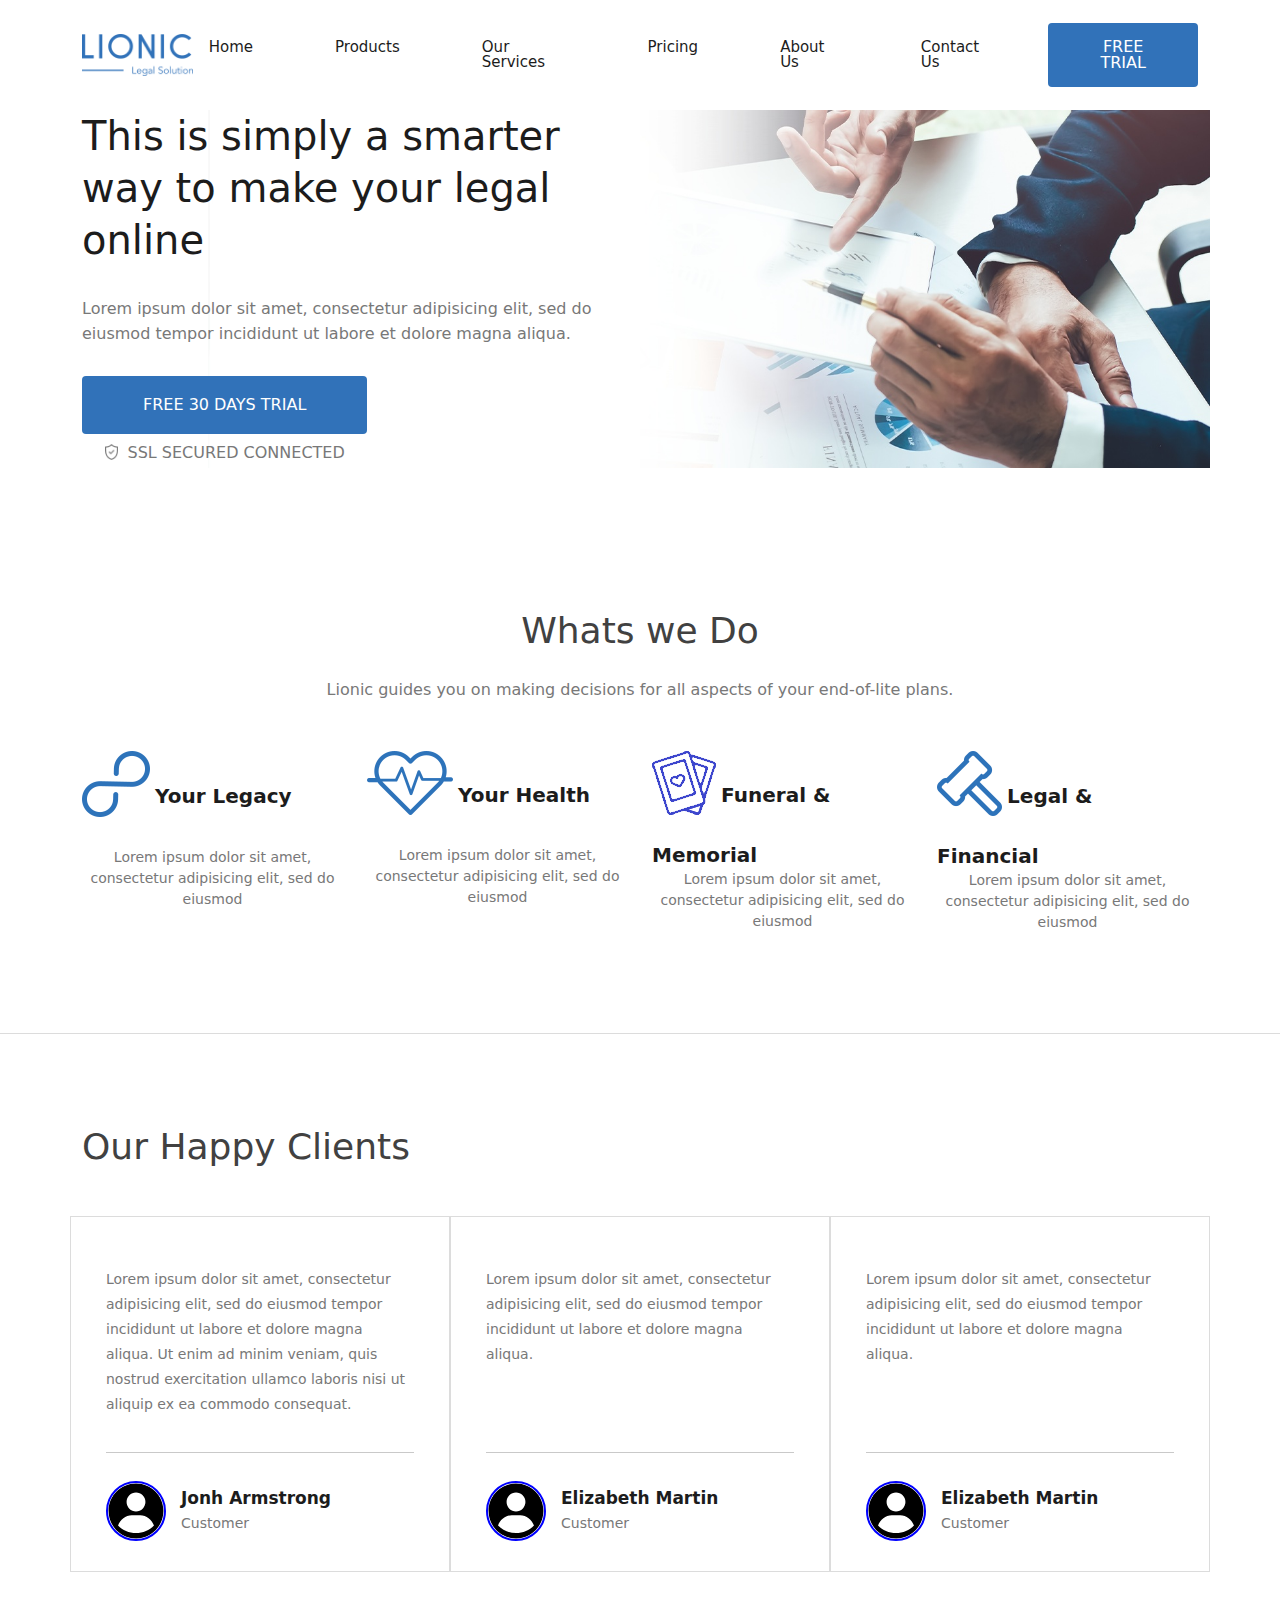
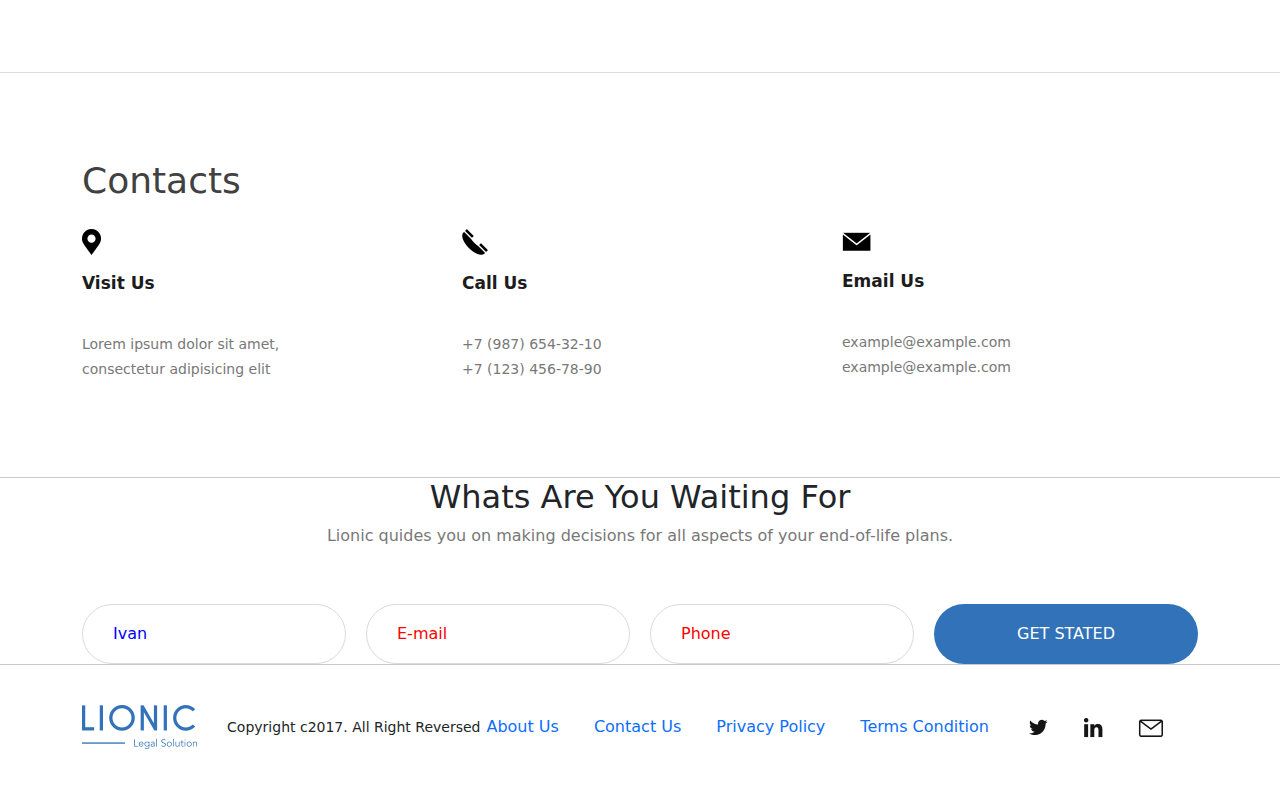
<file: index.html>
<!DOCTYPE html>
<html lang="en">
<head>
    <meta charset="UTF-8">
    <meta name="viewport" content="width=device-width, initial-scale=1.0">
    <title>Lionic Legal Solution</title>
    <link rel="stylesheet" href="/css/normalize.css">
    <link rel="stylesheet" href="css/bootstrap.min.css">
    <link rel="stylesheet" href="/css/style.css">
</head>
<body>
    <header class="header">
        <div class="container header-container">
            <a href="" class="logo">
                <img src="img/logo.png" alt="" class="logo-img">
            </a>
            <nav class="nav">
                <ul class="nav-list">
                    <li class="nav-item">
                        <a href="" class="nav-link">Home</a>
                    </li>
                    <li class="nav-item">
                        <a href="" class="nav-link">Products</a>
                    </li>
                    <li class="nav-item">
                        <a href="" class="nav-link">Our Services</a>
                    </li>
                    <li class="nav-item">
                        <a href="" class="nav-link">Pricing</a>
                    </li>
                    <li class="nav-item">
                        <a href="" class="nav-link">About Us</a>
                    </li>
                    <li class="nav-item">
                        <a href="" class="nav-link">Contact Us</a>
                    </li>
                </ul>
            </nav>
            <a href="" class="btn heading-btn">
                Free Trial
            </a>
        </div>
    </header>

    <main>
        <section class="section-hero">
            <div class="container">
                <div class="row section-hero-background ">                    
                    <div class="col-lg-6">
                        <h1 class="section-hero-heading">This is simply a smarter way to make your legal online</h1>    
                        <p class="section-hero-description">Lorem ipsum dolor sit amet, consectetur adipisicing elit, sed do eiusmod tempor incididunt ut labore et dolore magna aliqua.</p>            
                        
                        <div class="section-hero-action">
                            <a href="" class="btn btn-big">FREE 30 DAYS TRIAL</a>   
                            <div class="section-hero-btn-description">
                                <span class="section-hero-ssl-icon"></span>
                                SSL SECURED CONNECTED
                            </div> 
                        </div>      
                    </div>
                </div>
                
            </div>
        </section>

        <section class="section-do">
            <div class="container">
                <h2 class="section-heading text-center">Whats we Do</h2>
                <p class="section-description text-center">
                    Lionic guides you on making decisions for all aspects of your end-of-lite plans.
                </p>
                <ul class="section-do-list row">
                    <li class="col-lg-3">
                        <svg class="section-do-icon" xmlns="http://www.w3.org/2000/svg" width="68px" height="66px" viewBox="0 0 68 66" enable-background="new 0 0 68 66" xml:space="preserve">  <image width="68" height="66" x="0" y="0" xlink:href="[data-uri]"></image></svg>  
                        <strong class="section-do-item-heading">Your Legacy</strong>
                        <p class="section-do-item-description">Lorem ipsum dolor sit amet, consectetur adipisicing elit, sed do eiusmod</p>
                    </li>
                    <li class="col-lg-3">
                        <svg class="section-do-icon" xmlns="http://www.w3.org/2000/svg" width="86px" height="64px" viewBox="0 0 86 64" enable-background="new 0 0 86 64" xml:space="preserve">  <image width="86" height="64" x="0" y="0" xlink:href="[data-uri]"></image></svg>
                        <strong class="section-do-item-heading">Your Health</strong>
                        <p class="section-do-item-description">Lorem ipsum dolor sit amet, consectetur adipisicing elit, sed do eiusmod</p>
                    </li>
                    <li class="col-lg-3">
                        <svg class="section-do-icon" xmlns="http://www.w3.org/2000/svg" width="64px" height="64px" viewBox="0 0 64 64" enable-background="new 0 0 64 64" xml:space="preserve">  <image width="64" height="64" x="0" y="0" xlink:href="[data-uri]"></image></svg>
                        <strong class="section-do-item-heading">Funeral & Memorial</strong>
                        <p class="section-do-item-description">Lorem ipsum dolor sit amet, consectetur adipisicing elit, sed do eiusmod</p>
                    </li>
                    <li class="col-lg-3">
                        <svg class="section-do-icon" xmlns="http://www.w3.org/2000/svg" width="65px" height="65px" viewBox="0 0 65 65" enable-background="new 0 0 65 65" xml:space="preserve">  <image width="65" height="65" x="0" y="0" xlink:href="[data-uri]"></image></svg>
                        <strong class="section-do-item-heading">Legal & Financial</strong>
                        <p class="section-do-item-description">Lorem ipsum dolor sit amet, consectetur adipisicing elit, sed do eiusmod</p>
                    </li>
                </ul>
            </div>
        </section>

        <section class="section-clients">
            <div class="container">
                <h2 class="section-heading section-clients-heading">Our Happy Clients</h2>
                
                <ul class="row">
                    <li class="section-clients-list-item col-lg-4">
                        <p class="section-clients-testimonial">                        
                            Lorem ipsum dolor sit amet, consectetur adipisicing elit, sed do eiusmod tempor incididunt ut labore et dolore magna aliqua. Ut enim ad minim veniam, quis nostrud exercitation ullamco laboris nisi ut aliquip ex ea commodo consequat.
                        </p>
                        <div class="section-clients-user ">
                            <img src="img/avatar.svg" alt="" class="section-clients-avatar">
                            <div class="section-clients-user-info">
                                <div class="section-clients-username">Jonh Armstrong</div>
                                <div class="section-clients-user-description">Customer</div>
                            </div>
                        </div>
                    </li>

                    <li class="section-clients-list-item col-lg-4">
                        <p class="section-clients-testimonial">
                            Lorem ipsum dolor sit amet, consectetur adipisicing elit, sed do eiusmod tempor incididunt ut labore et dolore magna aliqua.
                        </p>
                        <div class="section-clients-user ">
                            <img src="img/avatar.svg" alt="" class="section-clients-avatar">
                            <div class="section-clients-user-info">
                                <div class="section-clients-username">Elizabeth Martin</div>
                                <div class="section-clients-user-description">Customer</div>
                            </div>
                        </div>
                    </li>

                    <li class="section-clients-list-item col-lg-4">  
                        <p class="section-clients-testimonial">
                            Lorem ipsum dolor sit amet, consectetur adipisicing elit, sed do eiusmod tempor incididunt ut labore et dolore magna aliqua. 
                        </p>
                        <div class="section-clients-user ">
                            <img src="img/avatar.svg" alt="" class="section-clients-avatar">
                            <div class="section-clients-user-info">
                                <div class="section-clients-username">Elizabeth Martin</div>
                                <div class="section-clients-user-description">Customer</div>
                            </div>
                        </div>
                    </li>
                </ul> 
            </div>
        </section>

        <section class="section-contacts">
            <div class="container">
                <h2 class="section-heading">Contacts</h2>
                <ul class="row">
                    <li class="col-lg-4">
                        <span class="section-contacts-icon">
                            <svg xmlns="http://www.w3.org/2000/svg" width="19px" height="26px" viewBox="0 0 19 26" enable-background="new 0 0 19 26" xml:space="preserve">  <image width="19" height="26" x="0" y="0" xlink:href="[data-uri]"></image></svg>
                        </span>
                        <strong class="section-contacts-heading">Visit Us</strong>
                        <div class="section-contacts-info">
                            Lorem ipsum dolor sit amet, consectetur adipisicing elit
                        </div>
                    </li>
                    <li class="col-lg-4">
                        <span class="section-contacts-icon">
                            <svg xmlns="http://www.w3.org/2000/svg" width="26px" height="26px" viewBox="0 0 26 26" enable-background="new 0 0 26 26" xml:space="preserve">  <image width="26" height="26" x="0" y="0" xlink:href="[data-uri]"></image></svg>
                        </span>
                        <strong class="section-contacts-heading">Call Us</strong>
                        <div class="section-contacts-info">
                            <a href="tel:+79876543210" class="section-contacts-link"> +7 (987) 654-32-10</a>
                            <br> 
                            <a href="tel:+71234567890" class="section-contacts-link"> +7 (123) 456-78-90</a>
                        </div>
                    </li>
                    <li class="col-lg-4">
                        <span class="section-contacts-icon">
                            <svg xmlns="http://www.w3.org/2000/svg" width="29px" height="19px" viewBox="0 0 29 19" enable-background="new 0 0 29 19" xml:space="preserve">  <image width="29" height="19" x="0" y="0" xlink:href="[data-uri]"></image></svg>
                        </span>
                        <strong class="section-contacts-heading">Email Us</strong>
                        <div class="section-contacts-info">
                            <a href="mailto:example@example.com" class="section-contacts-link">example@example.com</a>
                            <br>
                            <a href="mailto:example@example.com" class="section-contacts-link">example@example.com</a>
                        </div>
                    </li>
                </ul>
            </div>
        </section>

        <section class="section-form">
            <div class="container form-container">
                <h2 class="section-title form-title">
                    Whats Are You Waiting For
                </h2>
                <p class="form-description">
                    Lionic quides you on making decisions for all aspects of your end-of-life plans.
                </p>
                <form action="https://jsonplaceholder.typicode.com/posts" autocomplete method="post" class="form">
                    <!-- <fieldset> -->
                        <!-- <legend>Форма обратной связи</legend> -->
                        <!-- <label for="id-name">Enter you name</label> -->
                        <input type="text" required name="name" value="Ivan" placeholder="Name" class="input" id="id-name">
                        <input type="email" required name="email" placeholder="E-mail" class="input">
                        <input type="tel" required name="phone" placeholder="Phone" class="input">
                        <!-- <textarea name="textarea" cols="30" rows="10"></textarea> -->
                        <!-- <input type="checkbox" name="checkbox1">chb1
                        <input type="checkbox" name="checkbox2">chb2
                        <input type="checkbox" name="checkbox3">chb3
                        <input type="radio" name="radio1"> radio1
                        <input type="radio" name="radio2"> radio2
                        <input type="radio" name="radio3"> radio3 -->
                        <button type="submit" class="btn btn-submit">
                            Get stated
                        </button>
                    <!-- </fieldset> -->
                </form>
            </div>
        </section>

    </main>

    <footer class="footer">
        <div class="container footer-container">
            <div class="footer-left">
                <img src="img/logo.png" alt="" class="footer-icon">
                <small class="footer-copyright">Copyright c2017. All Right Reversed</small>
            </div>
            <div class="footer-right">
                <nav class="footer-nav">
                    <ul class="footer-nav-list">
                        <li class="footer-nav-item">
                            <a href="" class="footer-nav-link">About Us</a>
                        </li>
                        <li class="footer-nav-item">
                            <a href="" class="footer-nav-link">Contact Us</a>
                        </li>
                        <li class="footer-nav-item">
                            <a href="" class="footer-nav-link">Privacy Policy</a>
                        </li>
                        <li class="footer-nav-item">
                            <a href="" class="footer-nav-link">Terms Condition</a>
                        </li>
                    </ul>
                
                    <ul class="footer-social-list">
                        <li class="footer-social-item">
                            <a href="" class="footer-social-link">
                                <span class="footer-social-icon">
                                    <svg xmlns="http://www.w3.org/2000/svg" width="19px" height="17px" viewBox="0 0 19 17" enable-background="new 0 0 19 17" xml:space="preserve">  <image width="19" height="17" x="0" y="0" xlink:href="[data-uri]"></image></svg>
                                </span>
                            </a>
                        </li>
                        <li class="footer-social-item">
                            <a href="" class="footer-social-link">
                                <span class="footer-social-icon">
                                    <svg xmlns="http://www.w3.org/2000/svg" width="20px" height="20px" viewBox="0 0 20 20" enable-background="new 0 0 20 20" xml:space="preserve">  <image width="20" height="20" x="0" y="0" xlink:href="[data-uri]"></image></svg>
                                </span>
                            </a>
                        </li>
                        <li class="footer-social-item">
                            <a href="" class="footer-social-link">
                                <span class="footer-social-icon">
                                    <svg xmlns="http://www.w3.org/2000/svg" width="25px" height="18px" viewBox="0 0 25 18" enable-background="new 0 0 25 18" xml:space="preserve">  <image width="25" height="18" x="0" y="0" xlink:href="[data-uri]"></image></svg>
                                </span>
                            </a>
                        </li>
                    </ul>
                </nav>
            </div>
        </div>
    </footer>
</body>
</html>
</file>
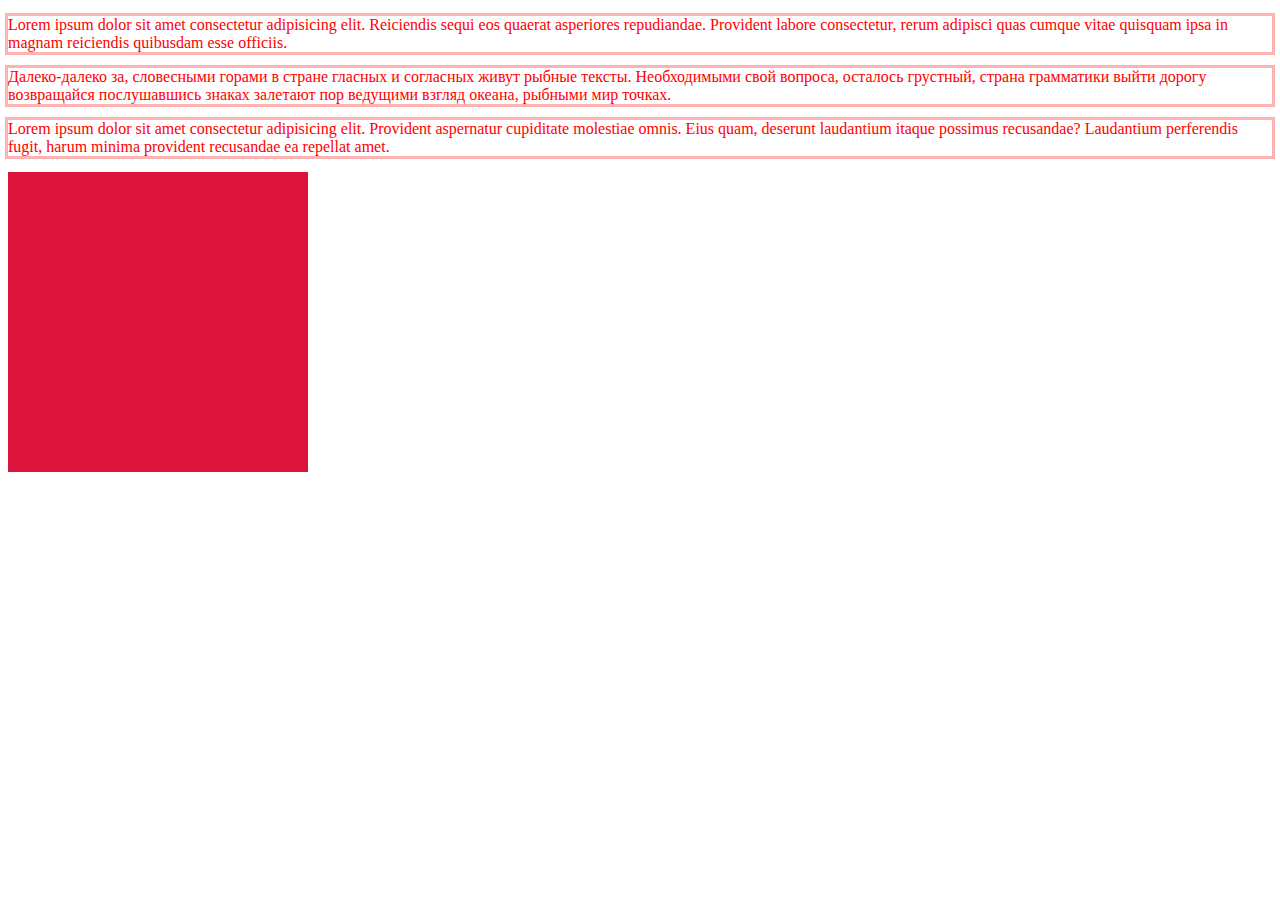
<file: javascript.html>
<!DOCTYPE html>
<html lang="en">
<head>
    <meta charset="UTF-8">
    <meta name="viewport" content="width=device-width, initial-scale=1.0">
    <title>Document</title>
    <style>
        .block {
            width: 300px;
            height: 300px;
            background-color: crimson;
        }

        .alert {
            color: red;
            outline: 3px solid rgba(255, 0, 0, 0.3);
        }
    </style>
    <script src="javascript.js"></script>
</head>
<body>
    <p class="text">
        Lorem ipsum dolor sit amet consectetur adipisicing elit. Reiciendis sequi eos quaerat asperiores repudiandae. Provident labore consectetur, rerum adipisci quas cumque vitae quisquam ipsa in magnam reiciendis quibusdam esse officiis.
    </p>

    <p id="text" class="text">
        Далеко-далеко за, словесными горами в стране гласных и согласных живут рыбные тексты. Необходимыми свой вопроса, осталось грустный, страна грамматики выйти дорогу возвращайся послушавшись знаках залетают пор ведущими взгляд океана, рыбными мир точках.
    </p>

    <p class="text">
        Lorem ipsum dolor sit amet consectetur adipisicing elit. Provident aspernatur cupiditate molestiae omnis. Eius quam, deserunt laudantium itaque possimus recusandae? Laudantium perferendis fugit, harum minima provident recusandae ea repellat amet.
    </p>

    <div class="block"></div>
</body>
</html>
</file>
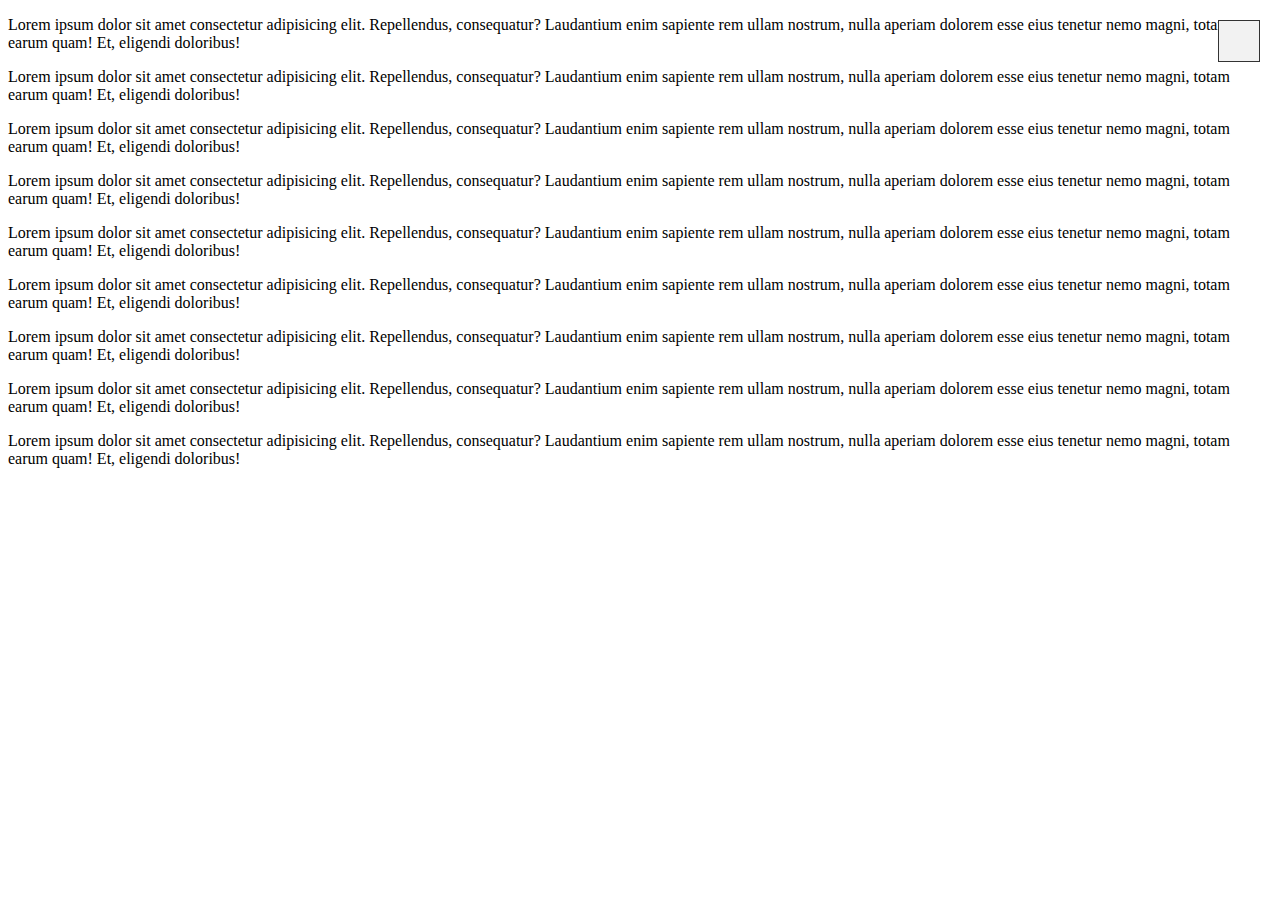
<file: javascript_event.html>
<!DOCTYPE html>
<html lang="en">
<head>
    <meta charset="UTF-8">
    <meta name="viewport" content="width=device-width, initial-scale=1.0">
    <title>Document</title>
    <style>
        .menu {
            position: absolute;
            z-index: 10;
            top: 0;
            bottom: 0;
            left: 0;
            width: 400px;
            padding: 40px;
            background-color: #f2f2f2;
            transition: transform .3s ease-in-out;
            transform: translateX(-101%);
        }

        .menu.is-active {
            transform: none;
        }

        .burger {
            position: absolute;
            top: 20px;
            right: 20px;
            width: 40px;
            height: 40px;
            background-color: #f2f2f2;
            border: 1px solid #333;
            cursor: pointer;
        }

        .alert {
            outline: 3px solid rgba(255, 0, 0, 3);
            color: red;
        }
    </style>
    <script src="javascript_event.js"></script>
</head>
<body>
    <div id="menu" class="menu">
        <ul>
            <li> Menu 1</li>
            <li> Menu 2</li>
            <li> Menu 3</li>
        </ul>
    </div>
    <div id="burger" class="burger"></div>
    <p class="text">
        Lorem ipsum dolor sit amet consectetur adipisicing elit. Repellendus, consequatur? Laudantium enim sapiente rem ullam nostrum, nulla aperiam dolorem esse eius tenetur nemo magni, totam earum quam! Et, eligendi doloribus!
    </p>
    <p class="text">
        Lorem ipsum dolor sit amet consectetur adipisicing elit. Repellendus, consequatur? Laudantium enim sapiente rem ullam nostrum, nulla aperiam dolorem esse eius tenetur nemo magni, totam earum quam! Et, eligendi doloribus!
    </p>
    <p class="text">
        Lorem ipsum dolor sit amet consectetur adipisicing elit. Repellendus, consequatur? Laudantium enim sapiente rem ullam nostrum, nulla aperiam dolorem esse eius tenetur nemo magni, totam earum quam! Et, eligendi doloribus!
    </p>
    <p class="text">
        Lorem ipsum dolor sit amet consectetur adipisicing elit. Repellendus, consequatur? Laudantium enim sapiente rem ullam nostrum, nulla aperiam dolorem esse eius tenetur nemo magni, totam earum quam! Et, eligendi doloribus!
    </p>
    <p class="text">
        Lorem ipsum dolor sit amet consectetur adipisicing elit. Repellendus, consequatur? Laudantium enim sapiente rem ullam nostrum, nulla aperiam dolorem esse eius tenetur nemo magni, totam earum quam! Et, eligendi doloribus!
    </p>
    <p class="text">
        Lorem ipsum dolor sit amet consectetur adipisicing elit. Repellendus, consequatur? Laudantium enim sapiente rem ullam nostrum, nulla aperiam dolorem esse eius tenetur nemo magni, totam earum quam! Et, eligendi doloribus!
    </p>
    <p class="text">
        Lorem ipsum dolor sit amet consectetur adipisicing elit. Repellendus, consequatur? Laudantium enim sapiente rem ullam nostrum, nulla aperiam dolorem esse eius tenetur nemo magni, totam earum quam! Et, eligendi doloribus!
    </p>
    <p class="text">
        Lorem ipsum dolor sit amet consectetur adipisicing elit. Repellendus, consequatur? Laudantium enim sapiente rem ullam nostrum, nulla aperiam dolorem esse eius tenetur nemo magni, totam earum quam! Et, eligendi doloribus!
    </p>
    <p class="text">
        Lorem ipsum dolor sit amet consectetur adipisicing elit. Repellendus, consequatur? Laudantium enim sapiente rem ullam nostrum, nulla aperiam dolorem esse eius tenetur nemo magni, totam earum quam! Et, eligendi doloribus!
    </p>
    
</body>
</html>
</file>
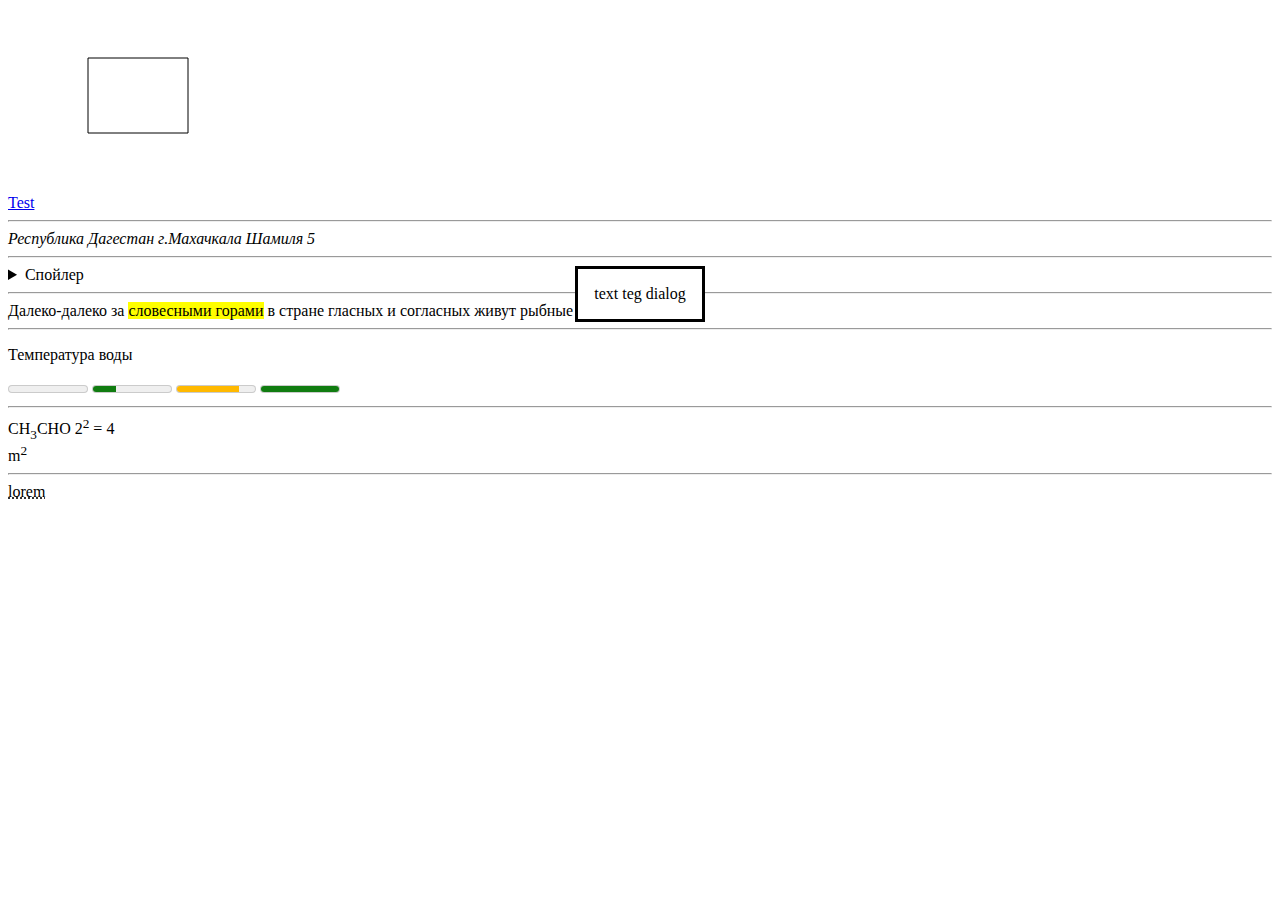
<file: Узконаправленные_теги.html>
<!DOCTYPE html>
<html lang="en">
<head>
    <meta charset="UTF-8">
    <meta name="viewport" content="width=device-width, initial-scale=1.0">
    <title>Document</title>
    <!--
    <base target="_blank">
    <base href="base" target="_blank">
    -->
</head>
<body>
    <a href="#test">Test</a>
    <!-- canvas teg -->
    <canvas id="canvas" width="200" height="200">
        <p>Ваш браузер не поддерживает рисование</p>    
    </canvas>

    <script>
        let canvas = document.querySelector('#canvas');
        let ctx = canvas.getContext('2d');
        
        ctx.rect(50, 50, 100, 75);
        ctx.stroke();
    </script>
    <hr>

    <!-- address teg -->
    <address>Республика Дагестан г.Махачкала Шамиля 5</address>
    <hr>

    <!-- dialog teg -->
    <dialog open>
        text teg dialog
    </dialog>

    <!-- details teg  (Спойлер)-->
    <details>
        <summary>Спойлер</summary>
        <p>Hello World</p>
        <p>Hello World</p>
        <p>Hello World</p>
    </details> 
    <hr>

    <!-- mark teg -->
    Далеко-далеко за <mark>словесными горами</mark> в стране гласных и согласных живут рыбные тексты. 
    <hr>

    <!-- mark teg -->
    <p id="test">Температура воды</p>
    <meter value="0" max="100" low="10" high="60">Низкая</meter>
    <meter value="30" max="100" low="10" high="60">Нормальная</meter>
    <meter value="80" max="100" low="10" high="60">Горячая</meter>
    <meter value="100" max="100">Кипяток</meter>
    <hr>

    <!-- sub sup teg -->
    CH<sub>3</sub>CHO 2<sup>2</sup> = 4
    <br>
    m<sup>2</sup>
    <hr>
    
    <!-- abbr teg -->
    <abbr title="Lorem ipsum dolor, sit amet consectetur adipisicing elit. Illo, recusandae necessitatibus? Saepe fugit repellendus laborum aliquid, quibusdam illo odio pariatur, magnam, amet voluptatem laudantium quas in eum et vitae! Minus!">
        lorem
    </abbr>

</body>
</html>
</file>
<file: css/style.css>
/* open-sans-300 - cyrillic_latin */
@font-face {
    font-display: swap; /* Check https://developer.mozilla.org/en-US/docs/Web/CSS/@font-face/font-display for other options. */
    font-family: 'Open Sans';
    font-style: normal;
    font-weight: 300;
    src: url('../fonts/open-sans-v40-cyrillic_latin-300.woff2') format('woff2'); /* Chrome 36+, Opera 23+, Firefox 39+, Safari 12+, iOS 10+ */
  }
  /* open-sans-regular - cyrillic_latin */
  @font-face {
    font-display: swap; /* Check https://developer.mozilla.org/en-US/docs/Web/CSS/@font-face/font-display for other options. */
    font-family: 'Open Sans';
    font-style: normal;
    font-weight: 400;
    src: url('../fonts/open-sans-v40-cyrillic_latin-regular.woff2') format('woff2'); /* Chrome 36+, Opera 23+, Firefox 39+, Safari 12+, iOS 10+ */
  }
  /* open-sans-600 - cyrillic_latin */
  @font-face {
    font-display: swap; /* Check https://developer.mozilla.org/en-US/docs/Web/CSS/@font-face/font-display for other options. */
    font-family: 'Open Sans';
    font-style: normal;
    font-weight: 600;
    src: url('../fonts/open-sans-v40-cyrillic_latin-600.woff2') format('woff2'); /* Chrome 36+, Opera 23+, Firefox 39+, Safari 12+, iOS 10+ */
  }


* {
    box-sizing: border-box;
}

a {
    text-decoration: none;
}

ul {
    list-style: none;
    margin: 0;
    padding: 0;
}
img {
    max-width: 100%;
}

html {
    font-family: 'Open Sans', sans-serif;
}

.btn {
    display: inline-block;
    padding: 15px 30px;
    font-size: 16px;
    line-height: 1;
    font-weight: 600px;
    text-transform: uppercase;
    color: white;
    background-color: #3172b9;
    border-radius: 4px;
    cursor: pointer;
}

.btn.btn-big {
    padding: 20px 60px;
}

.section-heading {
    margin-top: 0;
    margin-bottom: 25px;
    font-size: 36px;
    line-height: 1.3;
    font-weight: 300;
    color: #414141;
}

.text-center {
    text-align: center;
}

.header {
    height: 110px;
}

.header-container {
    display: flex;
    align-items: center;
    justify-content: space-between;
    height: 100%;
}

.nav-list {
    display: flex;    
    margin: auto;
}

.nav-item {
    font-size: 15px;
    line-height: 1;
}

.nav-link {
    color: #1c1c1c;
}

.nav-item.is-active .nav-link {
    color: #3172b9;
}

.nav-item:not(:last-child) {
    margin-right: 50px;
}

.heading-btn {
    margin-left: 40px;
}

/* Hero */
.section-hero-background {
    background: url(../img/hero.jpg) right center no-repeat white;
    background-size: contain;
}

.hero-container {
    padding-top: 120px;
    padding-bottom: 130px;
}

.hero-content {
    max-width: 50%;
}

.section-hero-heading {    
    margin-top: 0px;
    margin-bottom: 30px;
    font-size: 40px;
    line-height: 52px;
    font-weight: 300;
    color: #1c1c1c;
}

.section-hero-action {
    display: inline-block;
}

.section-hero-description {
    margin-bottom: 30px;
    font-size: 16px;
    line-height: 25px;
    color: #787878;
}

.section-hero-btn-description {
    display: flex;
    align-items: center;
    justify-content: center;
    margin-top: 10px;
    font-style: 11px;
    line-height: 1;
    text-transform: uppercase;
    text-align: center;
    color: #787878;
}

.section-hero-ssl-icon {
    display: inline-block;
    width: 13px;
    height: 17px;
    margin-right: 10px;
    background: url(../img/ssl.svg) center center no-repeat transparent;
    background-size: contain;
    transform: translateY(-1px);
}

/* Whats we Do */
.section-do {
    padding-top: 140px;
    padding-bottom: 100px;
    border-bottom: 0.1px solid gainsboro;
}

.section-description {
    margin-top: 0;
    font-size: 16px;
    line-height: 1.31;
    color: #787878;
}

.section-do-list {
    margin-top: 50px;
}

.section-do-icon {
    margin-bottom: 30px;
}

.section-do-item-heading {
    margin-bottom: 18px;
    font-size: 20px;
    line-height: 1;
    font-weight: 600;
    color: #1c1c1c;
}

.section-do-item-description {
    margin-bottom: 0;
    font-size: 14px;
    line-height: 21px;
    font-weight: 300;
    text-align: center;
    color: #787878;
}


/*Client*/
.section-clients {
    padding-top: 90px;
    padding-bottom: 100px;
    border-bottom: 0.1px solid gainsboro;
}

.section-clients-heading {
    margin-bottom: 45px;
}

.section-clients-list-item {   
    display: flex;
    flex-direction: column;
    justify-content: space-between;
    padding: 50px 35px 30px 35px;
    border-top: 0.1px solid gainsboro;
    border-bottom: 0.1px solid gainsboro;
    border-left: 0.1px solid gainsboro;
    border-right: 0.1px solid gainsboro;
}

.section-clients-testimonial {
    margin-top: 0;
    margin-bottom: 35px;
    font-size: 14px;
    line-height: 25px;
    font-weight: 300;
    color: #787878
}


.section-clients-user {
    display: flex;
    align-items: center;
    padding-top: 28px;
    border-top: 1px solid #c9c9c9;
}

.section-clients-username {
    font-size: 17px;
    line-height: 25px;
    font-weight: 600;
    color: #1c1c1c;
}

.section-clients-user-description {
    font-size: 14px;
    line-height: 25px;
    color: #787878;
}

.section-clients-avatar {
    width: 60px;
    height: 60px;
    border: 2px solid blue;
    border-radius: 50%;
    margin-right: 15px;
}


/* Contacts */
.section-contacts {
    padding-top: 85px;
    padding-bottom: 95px;
    border-bottom: 1px solid #c9c9c9;
}

.section-contacts-info {
    max-width: 250px;
    font-size: 14px;
    line-height: 25px;
    color: #787878;
}

.section-contacts-link {
    color: #787878;
}

.section-contacts-icon {
    display: block;
    margin-bottom: 20px;
}

.section-contacts-heading {
    display: block;
    margin-bottom: 40px;
    font-size: 17px;
    line-height: 1;
    color: #1c1c1c;
}


/* footer */
.footer {
    height: 125px;
}

.footer-icon {
    margin-right: 25px;
}

.footer-container {
    display: flex;
    align-items: center;
    justify-content: space-between;
    height: 100%;
}

.footer-nav-list {
    display: inline-flex;
    
}

.footer-nav-item {
    margin-right: 35px;
}

.footer-social-list {
    display: inline-flex;
}

.footer-social-item {
    margin-right: 35px;
}

/* section-form */
.section-form {
    border-bottom: 1px solid #c9c9c9;
}

.form-title {
    text-align: center;
}

.form-description {
    font-size: 16px;
    line-height: 21px;
    text-align: center;
    color: #787878;
}

.form {
    display: flex;
    justify-content: space-between;
    margin-top: 58px;
}

.input,
.btn-submit {
    flex: 0 0 calc(25% - 15px);
    height: 60px;
    border-radius: 30px;
}

.input {
    padding: 0 30px;
    border: 1px solid #dadada;
    border-radius: 30px;
    color: blue;
}

.input::placeholder {
    color: red;
}
</file>
